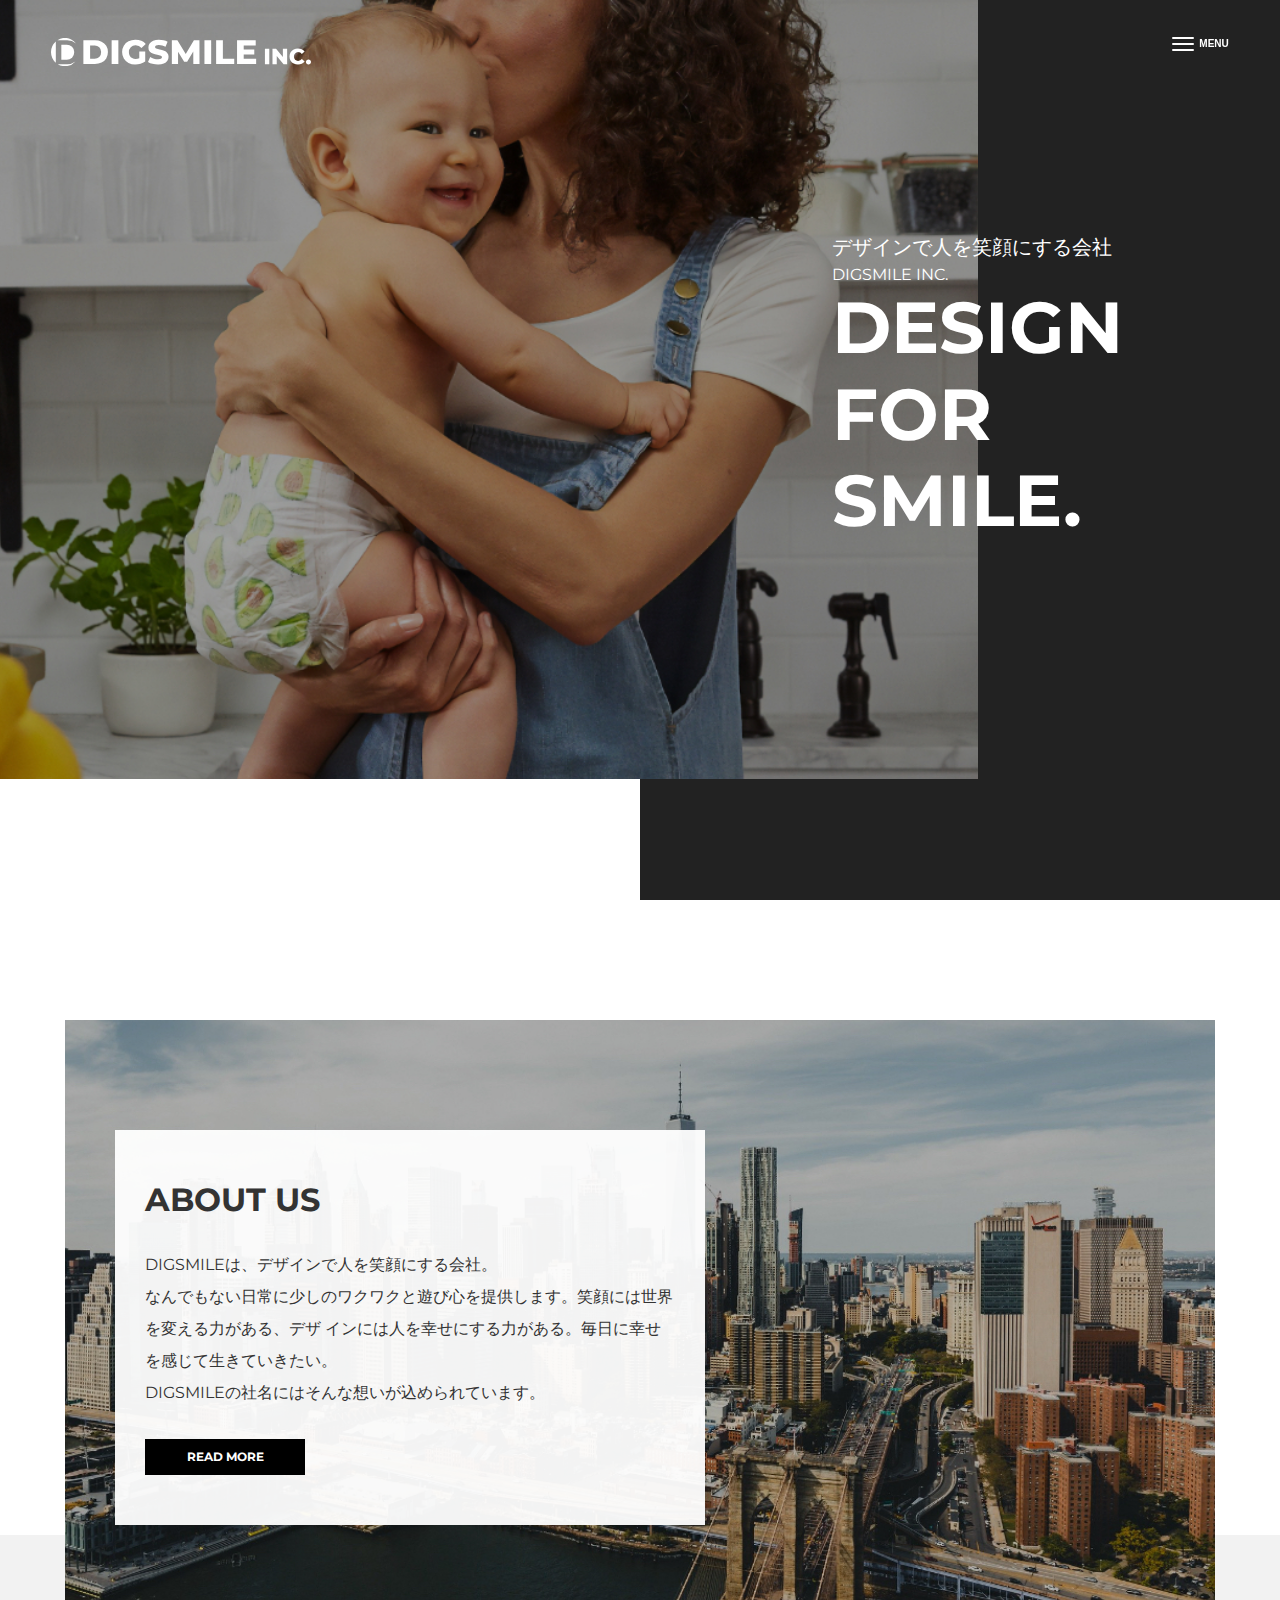
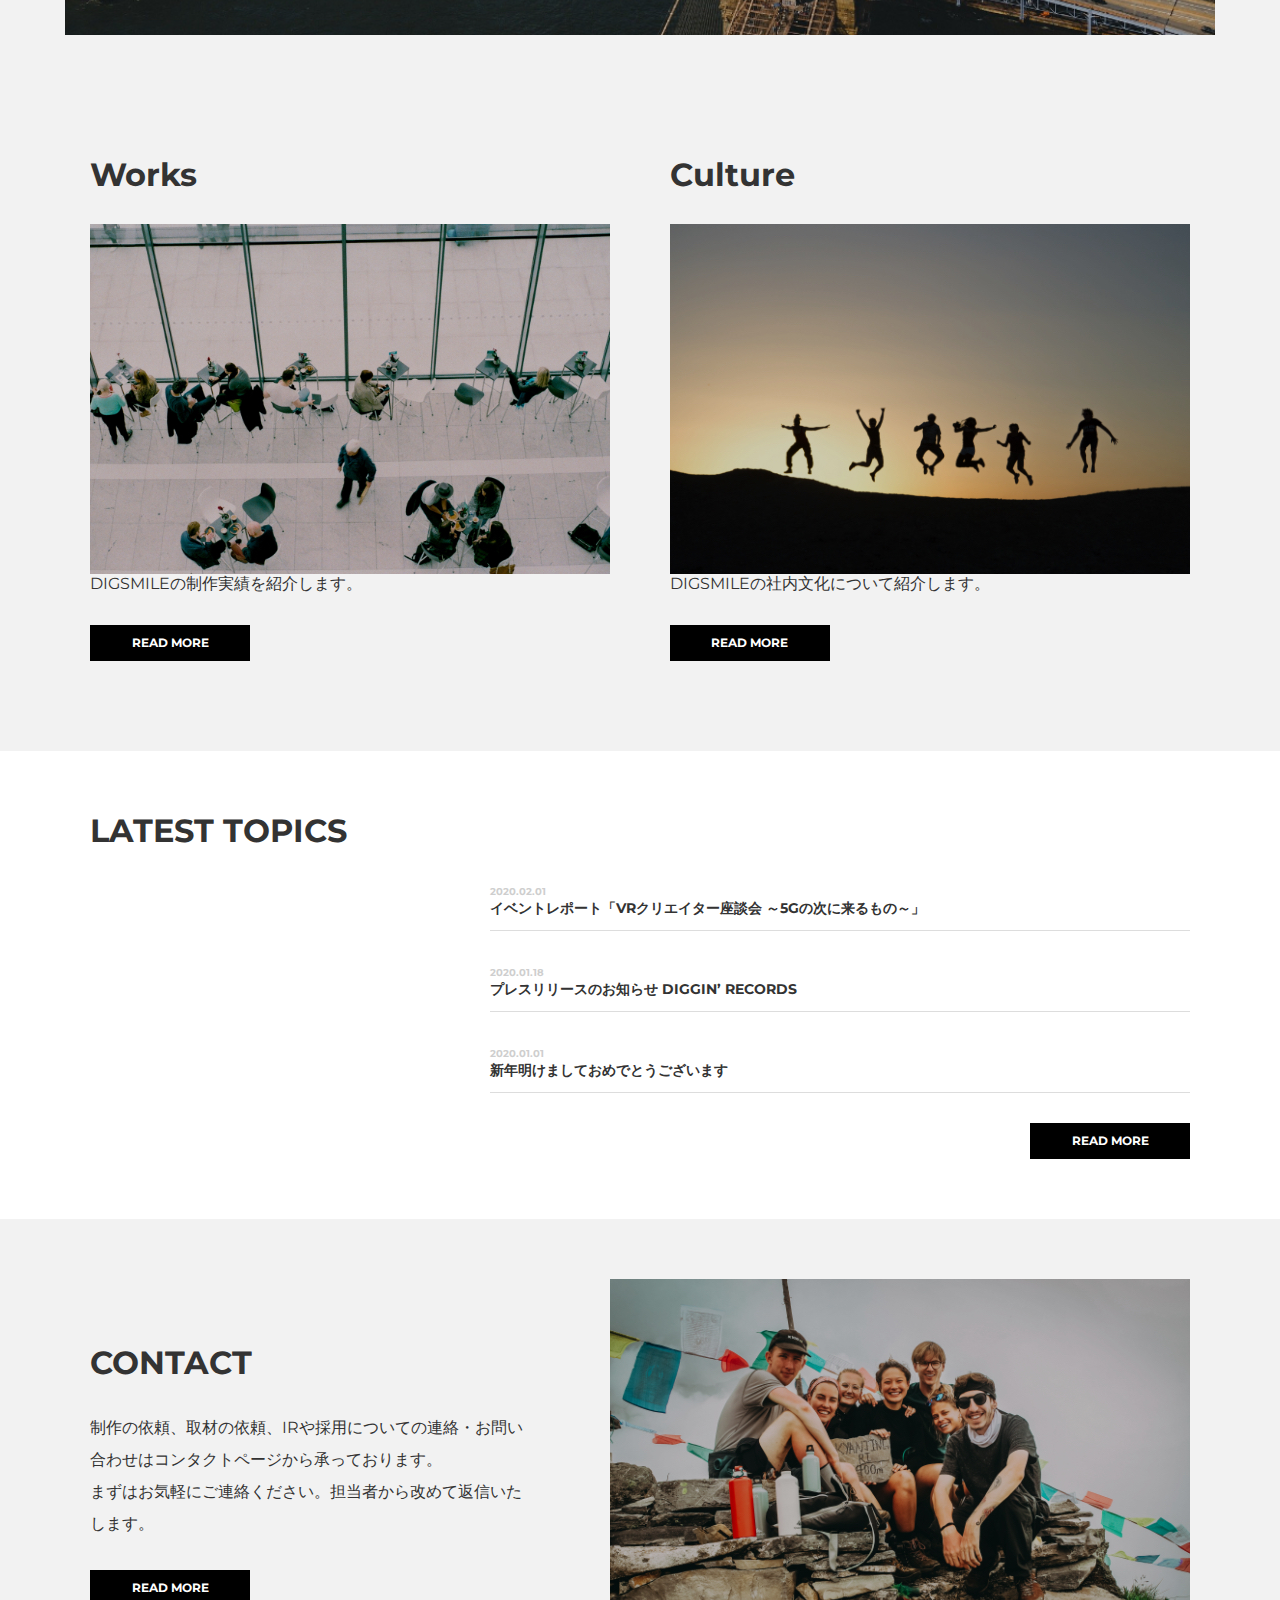
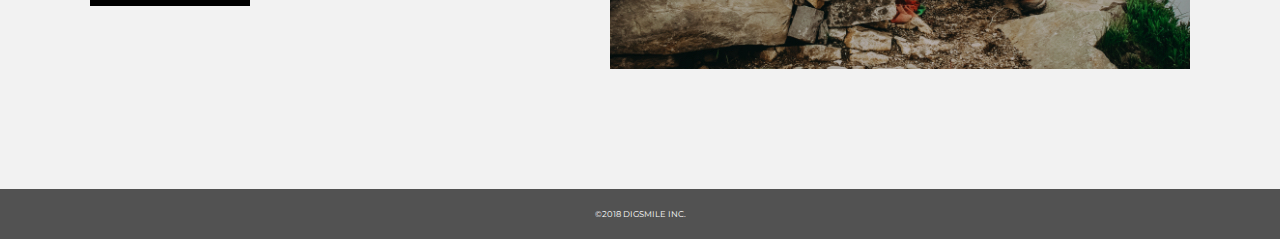
<file: index.html>
<!DOCTYPE html>
<html lang="ja">
<head>
  <meta charset="UTF-8">
  <meta http-equiv="X-UA-Compatible" content="IE=edge">
  <meta name="viewport" content="width=device-width, initial-scale=1.0">
  <title>DIGSMILE INC. | TOP</title>
  <link rel="stylesheet" href="./css/reset.css">
  <link href="https://fonts.googleapis.com/css?family=Montserrat:400,700|Noto+Sans+JP:400,700&display=swap" rel="stylesheet">
  <link rel="stylesheet" href="./css/style.css">
</head>
<body>
  <!-- header -->
  <header class="header flex-box">
    <h1 class="site-title">
      <a href="./index.html">
        <svg xmlns="http://www.w3.org/2000/svg" width="260" height="28.204" viewBox="0 0 260 28.204">
          <g id="site-logo" transform="translate(-59 -29)">
            <path id="前面オブジェクトで型抜き_1" data-name="前面オブジェクトで型抜き 1" d="M14,35.2A13.9,13.9,0,0,1,6.785,33.19h8.848a14.228,14.228,0,0,0,8.847-2.739A13.97,13.97,0,0,1,14,35.2ZM4.822,31.752h0a14.17,14.17,0,0,1,0-21.3Zm10.54-3.117H10.33V13.771h5.032a8.094,8.094,0,0,1,5.682,1.994,7.233,7.233,0,0,1,2.138,5.439,7.234,7.234,0,0,1-2.138,5.439,8.093,8.093,0,0,1-5.682,1.99ZM25.007,12.39a13.9,13.9,0,0,0-9.373-3.174H6.463a13.932,13.932,0,0,1,13.76-.749,14.157,14.157,0,0,1,4.785,3.922Z" transform="translate(59 22)" fill="#fff" />
            <path id="DIGSMILE" d="M2.38-23.8H13.634a15.731,15.731,0,0,1,6.936,1.465,11.018,11.018,0,0,1,4.692,4.155,11.723,11.723,0,0,1,1.666,6.3,11.723,11.723,0,0,1-1.666,6.3A11.018,11.018,0,0,1,20.57-1.423,15.731,15.731,0,0,1,13.634.042H2.38ZM13.362-5.34a6.893,6.893,0,0,0,4.913-1.737,6.262,6.262,0,0,0,1.853-4.8,6.262,6.262,0,0,0-1.853-4.8,6.893,6.893,0,0,0-4.913-1.737H9.112V-5.34ZM30.634-23.8h6.732V.042H30.634ZM58.276-12.39h5.95v9.877A15.5,15.5,0,0,1,59.534-.265a18.642,18.642,0,0,1-5.3.783A14.166,14.166,0,0,1,47.5-1.065a11.8,11.8,0,0,1-4.692-4.411,12.18,12.18,0,0,1-1.7-6.4,12.18,12.18,0,0,1,1.7-6.4,11.747,11.747,0,0,1,4.726-4.411,14.514,14.514,0,0,1,6.834-1.584,15.2,15.2,0,0,1,5.984,1.124,11.536,11.536,0,0,1,4.42,3.236l-4.284,3.883a7.546,7.546,0,0,0-5.78-2.657,6.693,6.693,0,0,0-4.93,1.856,6.67,6.67,0,0,0-1.87,4.955,7.208,7.208,0,0,0,.85,3.525,6.1,6.1,0,0,0,2.38,2.418,6.969,6.969,0,0,0,3.5.868,8.588,8.588,0,0,0,3.638-.783ZM77.044.519A21.967,21.967,0,0,1,71.434-.2,13.786,13.786,0,0,1,67.014-2.1l2.21-4.973a14.289,14.289,0,0,0,3.706,1.7,14.086,14.086,0,0,0,4.148.647q3.876,0,3.876-1.941a1.607,1.607,0,0,0-1.105-1.516A20.3,20.3,0,0,0,76.3-9.222a33.866,33.866,0,0,1-4.488-1.243,7.554,7.554,0,0,1-3.094-2.129,5.758,5.758,0,0,1-1.292-3.951,6.848,6.848,0,0,1,1.19-3.934,7.965,7.965,0,0,1,3.553-2.776,14.6,14.6,0,0,1,5.8-1.022,20.415,20.415,0,0,1,4.624.528A14.146,14.146,0,0,1,86.6-22.2l-2.074,5.007a13.837,13.837,0,0,0-6.6-1.839,5.522,5.522,0,0,0-2.924.6,1.787,1.787,0,0,0-.918,1.55,1.536,1.536,0,0,0,1.088,1.43,19.646,19.646,0,0,0,3.5.988,32.762,32.762,0,0,1,4.5,1.243,7.779,7.779,0,0,1,3.094,2.112,5.646,5.646,0,0,1,1.309,3.934A6.714,6.714,0,0,1,86.394-3.3,8.114,8.114,0,0,1,82.824-.52,14.418,14.418,0,0,1,77.044.519ZM112.336.042l-.068-12.636-6.12,10.286h-2.992L97.07-12.253V.042H90.848V-23.8H96.39l8.364,13.76,8.16-13.76h5.542L118.524.042ZM123.454-23.8h6.732V.042h-6.732Zm11.7,0h6.732V-5.305h11.356V.042H135.15Zm40.018,18.63V.042H156.06V-23.8h18.666v5.211h-12v4.019H173.3v5.041H162.724v4.359Z" transform="translate(89 55)" fill="#fff" />
            <path id="INC." d="M1.54-15.4H5.9V0H1.54Zm22.22,0V0H20.174l-6.8-8.206V0H9.108V-15.4h3.586l6.8,8.206V-15.4ZM34.628.308A9.114,9.114,0,0,1,30.283-.715a7.65,7.65,0,0,1-3.025-2.849,7.858,7.858,0,0,1-1.1-4.136,7.858,7.858,0,0,1,1.1-4.136,7.65,7.65,0,0,1,3.025-2.849,9.114,9.114,0,0,1,4.345-1.023,9.326,9.326,0,0,1,3.806.748A7.323,7.323,0,0,1,41.25-12.8L38.478-10.3a4.56,4.56,0,0,0-3.63-1.8,4.48,4.48,0,0,0-2.233.55A3.817,3.817,0,0,0,31.1-10a4.773,4.773,0,0,0-.539,2.3A4.773,4.773,0,0,0,31.1-5.4,3.817,3.817,0,0,0,32.615-3.85a4.48,4.48,0,0,0,2.233.55,4.56,4.56,0,0,0,3.63-1.8L41.25-2.6A7.323,7.323,0,0,1,38.434-.44,9.326,9.326,0,0,1,34.628.308ZM45.1.2a2.462,2.462,0,0,1-1.782-.7,2.377,2.377,0,0,1-.726-1.782,2.35,2.35,0,0,1,.715-1.782A2.5,2.5,0,0,1,45.1-4.752a2.485,2.485,0,0,1,1.8.682,2.369,2.369,0,0,1,.7,1.782,2.4,2.4,0,0,1-.715,1.782A2.452,2.452,0,0,1,45.1.2Z" transform="translate(271.392 55.205)" fill="#fff" />
          </g>
        </svg>
      </a>
    </h1>
    <nav class="header-nav">
      <ul class="nav-list">
        <li class="nav-item"><a href="#"><img src="./img/simbol-logo.svg" alt="DIGSMILE INC."></a></li>
        <li class="nav-item"><a href="./about us/index.html">About us</a></li>
        <li class="nav-item"><a href="#">works</a></li>
        <li class="nav-item"><a href="#">Culture</a></li>
        <li class="nav-item"><a href="#">Topics</a></li>
        <li class="nav-item"><a href="./contact/index.html">Contact</a></li>
      </ul>
    </nav>
    <button class="burger-btn">
      <span class="bars">
        <span class="bar bar_top"></span>
        <span class="bar bar_mid"></span>
        <span class="bar bar_bottom"></span>
      </span>
      <span class="menu">menu</span>
    </button>
    <span class="burger-musk"></span>
  </header>
  <!-- header -->

  <!-- main -->
  <main>
    <!-- fv -->
    <div class="fv">
      <div class="kv-wrapper">
        <div class="copy-wrapper">
          <p class="copy_jp">デザインで人を笑顔にする会社</p>
          <p class="copy-company">DIGSMILE INC.</p>
          <p class="main-copy">
            DESIGN<br>
            FOR<br>
            SMILE.
          </p>
        </div>
      </div>
    </div>
    <!-- fv -->

    <!-- about us -->
    <section class="section-wrapper">
      <div class="content-wrapper about-bg">
        <div class="about-content">
          <h2 class="section-title">ABOUT US</h2>
          <p class="section-text lines">
            DIGSMILEは、デザインで人を笑顔にする会社。<br>
            なんでもない日常に少しのワクワクと遊び心を提供します。笑顔には世界を変える力がある、デザ
            インには人を幸せにする力がある。毎日に幸せを感じて生きていきたい。<br>
            DIGSMILEの社名にはそんな想いが込められています。
          </p>
          <a href="./about us/index.html" class="link-btn">READ MORE</a>
        </div>
      </div>
    </section>
    <!-- about us -->

    <!-- 横並び -->
    <div class="gray-bg l-section-wrapper">
      <div class="flex-box l-content-wrapper">
        <!-- works -->
        <section class="s-content-wrapper">
          <h2 class="section-title">Works</h2>
          <div class="section-img-wrapper">
            <img src="./img/works-img.jpg" alt="">
            <p>DIGSMILEの制作実績を紹介します。</p>
            <a href="#" class="link-btn">READ MORE</a>
          </div>
        </section>
        <!-- works -->

        <!-- culture -->
        <section class="s-section-wrapper">
          <div class="s-content-wrapper">
            <h2 class="section-title">Culture</h2>
            <div class="section-img-wrapper">
              <img src="./img/culture-img.jpg" alt="">
              <p>DIGSMILEの社内文化について紹介します。</p>
              <a href="#" class="link-btn">READ MORE</a>
            </div>
          </div>
        </section>
        <!-- culture -->
      </div>
    </div>
    <!-- 横並び -->


    <!-- latest topics -->
    <section class="section-wrapper">
      <div class="content-wrapper">
        <h2 class="section-title">LATEST TOPICS</h2>
        <ul class="topics-list ml-auto">
          <li class="topics-item">
            <a href="#">
              <time class="topics-data">2020.02.01</time>
              <h3 class="topics-title">イベントレポート「VRクリエイター座談会 ～5Gの次に来るもの～」</h3>
            </a>
          </li>

          <li class="topics-item">
            <a href="#">
              <time class="topics-data">2020.01.18</time>
              <h3 class="topics-title">プレスリリースのお知らせ DIGGIN’ RECORDS</h3>
            </a>
          </li>

          <li class="topics-item">
            <a href="#">
              <time class="topics-data">2020.01.01</time>
              <h3 class="topics-title">新年明けましておめでとうございます</h3>
            </a>
          </li>
        </ul>
        <a href="#" class="link-btn ml-auto">READ MORE</a>
      </div>
    </section>
    <!-- latest topics -->

    <!-- contact -->
    <section class="section-wrapper gray-bg">
      <div class="content-wrapper flex-box">
        <div class="contact-content">
          <h2 class="section-title">CONTACT</h2>
          <p class="contact-text lines">
            制作の依頼、取材の依頼、IRや採用についての連絡・お問い合わせはコンタクトページから承っております。<br>
            まずはお気軽にご連絡ください。担当者から改めて返信いたします。
          </p>
          <a href="./contact/index.html" class="link-btn">READ MORE</a>
        </div>
        <div class="contact-img-wrapper">
          <img src="./img/contact-img.jpg" alt="">
        </div>
      </div>
    </section>
    <!-- contact -->
  </main>
  <!-- main -->

  <!-- footer -->
  <footer class="footer">
    <small>&copy;2018 DIGSMILE INC.</small>
  </footer>
  <!-- footer -->

  <script src="https://ajax.googleapis.com/ajax/libs/jquery/3.5.1/jquery.min.js"></script>
  <script src="./js/script.js"></script>
</body>
</html>
</file>
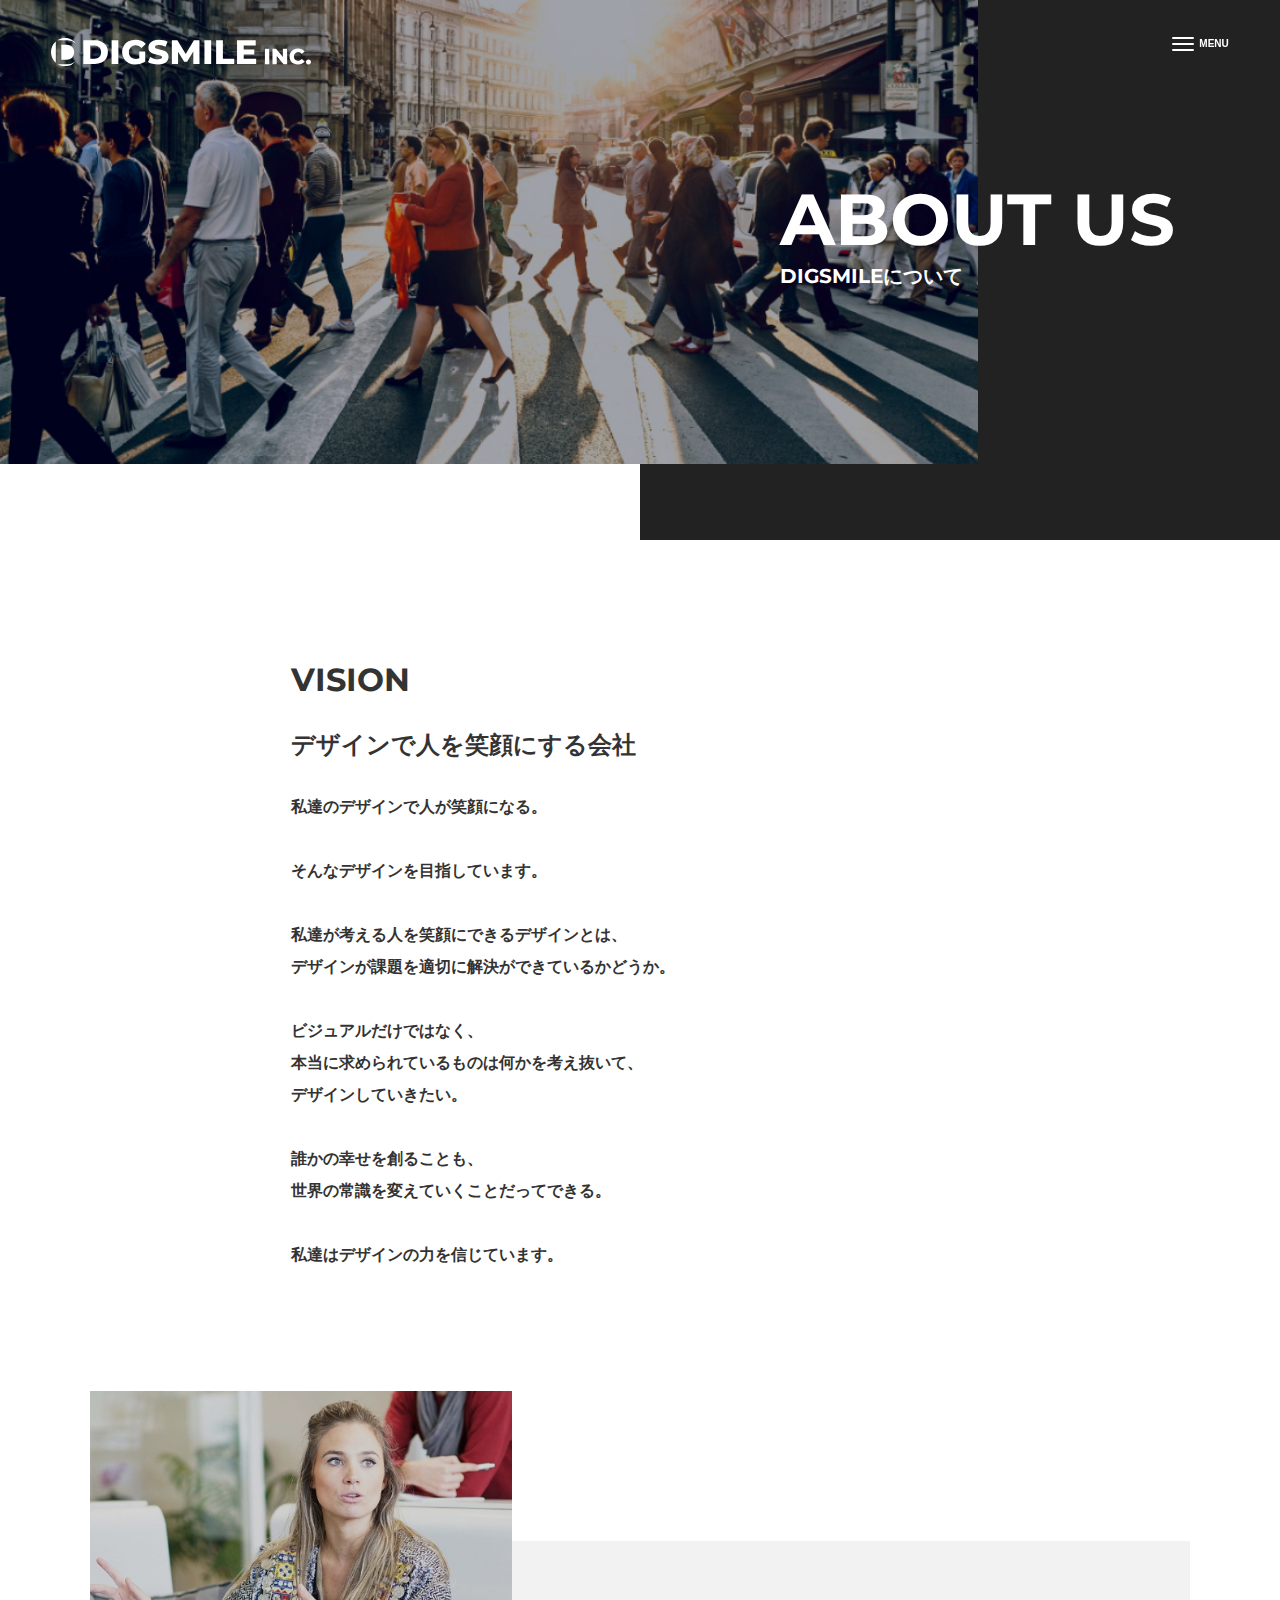
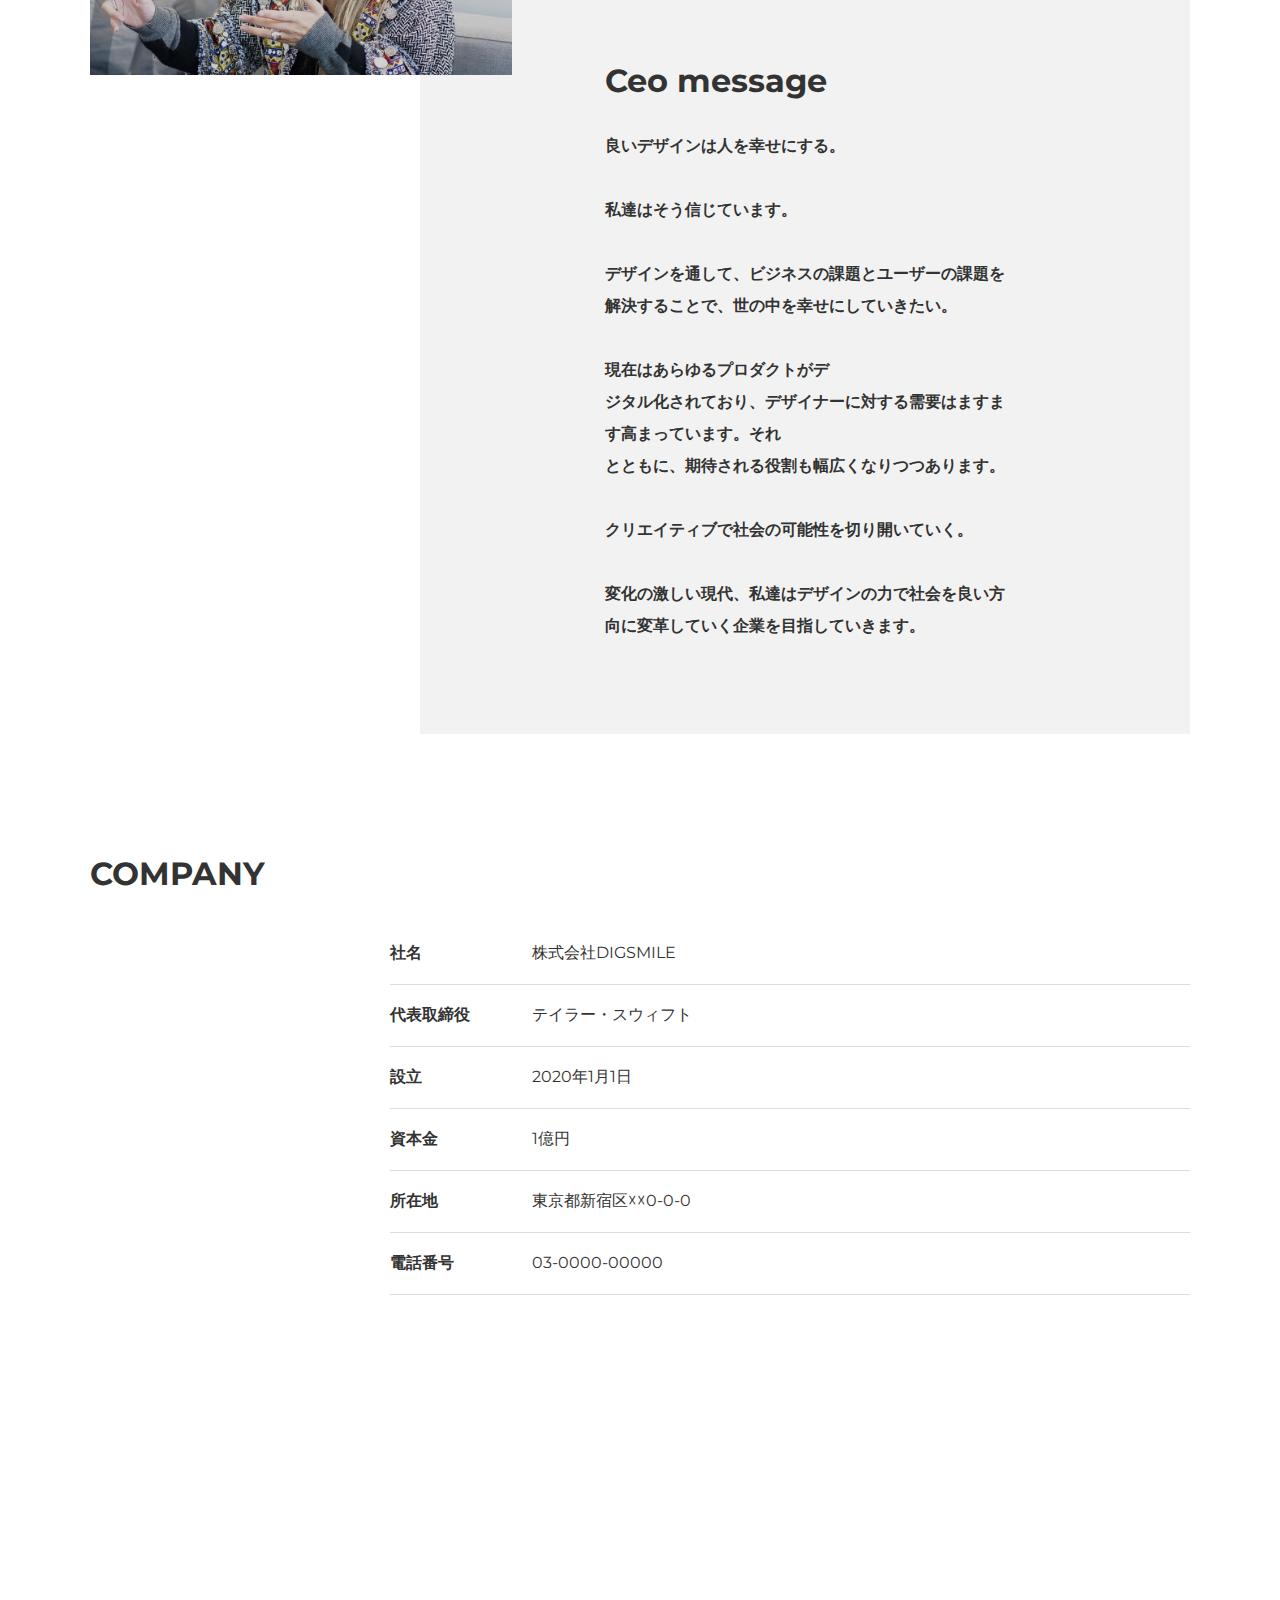
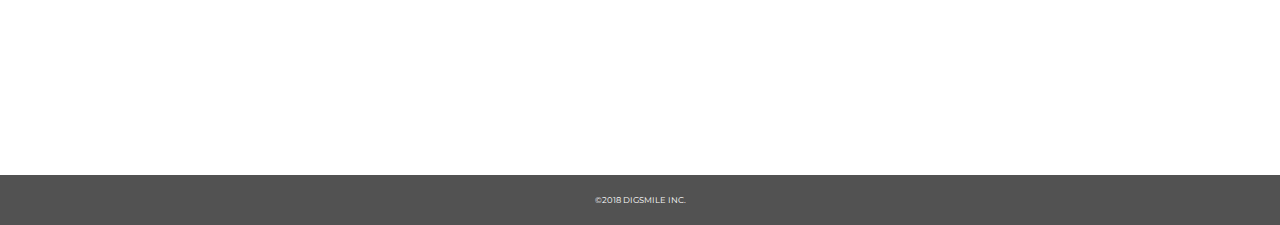
<file: about us/index.html>
<!DOCTYPE html>
<html lang="ja">
<head>
  <meta charset="UTF-8">
  <meta http-equiv="X-UA-Compatible" content="IE=edge">
  <meta name="viewport" content="width=device-width, initial-scale=1.0">
  <title>DIGSMILE INC. | ABOUT</title>
  <link rel="stylesheet" href="../css/reset.css">
  <link href="https://fonts.googleapis.com/css?family=Montserrat:400,700|Noto+Sans+JP:400,700&display=swap" rel="stylesheet">
  <link rel="stylesheet" href="../css/about.css">
</head>
<body>
  <!-- header -->
  <header class="header flex-box">
    <div class="site-title">
      <a href="../">
        <svg xmlns="http://www.w3.org/2000/svg" width="260" height="28.204" viewBox="0 0 260 28.204">
          <g id="site-logo" transform="translate(-59 -29)">
            <path id="前面オブジェクトで型抜き_1" data-name="前面オブジェクトで型抜き 1" d="M14,35.2A13.9,13.9,0,0,1,6.785,33.19h8.848a14.228,14.228,0,0,0,8.847-2.739A13.97,13.97,0,0,1,14,35.2ZM4.822,31.752h0a14.17,14.17,0,0,1,0-21.3Zm10.54-3.117H10.33V13.771h5.032a8.094,8.094,0,0,1,5.682,1.994,7.233,7.233,0,0,1,2.138,5.439,7.234,7.234,0,0,1-2.138,5.439,8.093,8.093,0,0,1-5.682,1.99ZM25.007,12.39a13.9,13.9,0,0,0-9.373-3.174H6.463a13.932,13.932,0,0,1,13.76-.749,14.157,14.157,0,0,1,4.785,3.922Z" transform="translate(59 22)" fill="#fff" />
            <path id="DIGSMILE" d="M2.38-23.8H13.634a15.731,15.731,0,0,1,6.936,1.465,11.018,11.018,0,0,1,4.692,4.155,11.723,11.723,0,0,1,1.666,6.3,11.723,11.723,0,0,1-1.666,6.3A11.018,11.018,0,0,1,20.57-1.423,15.731,15.731,0,0,1,13.634.042H2.38ZM13.362-5.34a6.893,6.893,0,0,0,4.913-1.737,6.262,6.262,0,0,0,1.853-4.8,6.262,6.262,0,0,0-1.853-4.8,6.893,6.893,0,0,0-4.913-1.737H9.112V-5.34ZM30.634-23.8h6.732V.042H30.634ZM58.276-12.39h5.95v9.877A15.5,15.5,0,0,1,59.534-.265a18.642,18.642,0,0,1-5.3.783A14.166,14.166,0,0,1,47.5-1.065a11.8,11.8,0,0,1-4.692-4.411,12.18,12.18,0,0,1-1.7-6.4,12.18,12.18,0,0,1,1.7-6.4,11.747,11.747,0,0,1,4.726-4.411,14.514,14.514,0,0,1,6.834-1.584,15.2,15.2,0,0,1,5.984,1.124,11.536,11.536,0,0,1,4.42,3.236l-4.284,3.883a7.546,7.546,0,0,0-5.78-2.657,6.693,6.693,0,0,0-4.93,1.856,6.67,6.67,0,0,0-1.87,4.955,7.208,7.208,0,0,0,.85,3.525,6.1,6.1,0,0,0,2.38,2.418,6.969,6.969,0,0,0,3.5.868,8.588,8.588,0,0,0,3.638-.783ZM77.044.519A21.967,21.967,0,0,1,71.434-.2,13.786,13.786,0,0,1,67.014-2.1l2.21-4.973a14.289,14.289,0,0,0,3.706,1.7,14.086,14.086,0,0,0,4.148.647q3.876,0,3.876-1.941a1.607,1.607,0,0,0-1.105-1.516A20.3,20.3,0,0,0,76.3-9.222a33.866,33.866,0,0,1-4.488-1.243,7.554,7.554,0,0,1-3.094-2.129,5.758,5.758,0,0,1-1.292-3.951,6.848,6.848,0,0,1,1.19-3.934,7.965,7.965,0,0,1,3.553-2.776,14.6,14.6,0,0,1,5.8-1.022,20.415,20.415,0,0,1,4.624.528A14.146,14.146,0,0,1,86.6-22.2l-2.074,5.007a13.837,13.837,0,0,0-6.6-1.839,5.522,5.522,0,0,0-2.924.6,1.787,1.787,0,0,0-.918,1.55,1.536,1.536,0,0,0,1.088,1.43,19.646,19.646,0,0,0,3.5.988,32.762,32.762,0,0,1,4.5,1.243,7.779,7.779,0,0,1,3.094,2.112,5.646,5.646,0,0,1,1.309,3.934A6.714,6.714,0,0,1,86.394-3.3,8.114,8.114,0,0,1,82.824-.52,14.418,14.418,0,0,1,77.044.519ZM112.336.042l-.068-12.636-6.12,10.286h-2.992L97.07-12.253V.042H90.848V-23.8H96.39l8.364,13.76,8.16-13.76h5.542L118.524.042ZM123.454-23.8h6.732V.042h-6.732Zm11.7,0h6.732V-5.305h11.356V.042H135.15Zm40.018,18.63V.042H156.06V-23.8h18.666v5.211h-12v4.019H173.3v5.041H162.724v4.359Z" transform="translate(89 55)" fill="#fff" />
            <path id="INC." d="M1.54-15.4H5.9V0H1.54Zm22.22,0V0H20.174l-6.8-8.206V0H9.108V-15.4h3.586l6.8,8.206V-15.4ZM34.628.308A9.114,9.114,0,0,1,30.283-.715a7.65,7.65,0,0,1-3.025-2.849,7.858,7.858,0,0,1-1.1-4.136,7.858,7.858,0,0,1,1.1-4.136,7.65,7.65,0,0,1,3.025-2.849,9.114,9.114,0,0,1,4.345-1.023,9.326,9.326,0,0,1,3.806.748A7.323,7.323,0,0,1,41.25-12.8L38.478-10.3a4.56,4.56,0,0,0-3.63-1.8,4.48,4.48,0,0,0-2.233.55A3.817,3.817,0,0,0,31.1-10a4.773,4.773,0,0,0-.539,2.3A4.773,4.773,0,0,0,31.1-5.4,3.817,3.817,0,0,0,32.615-3.85a4.48,4.48,0,0,0,2.233.55,4.56,4.56,0,0,0,3.63-1.8L41.25-2.6A7.323,7.323,0,0,1,38.434-.44,9.326,9.326,0,0,1,34.628.308ZM45.1.2a2.462,2.462,0,0,1-1.782-.7,2.377,2.377,0,0,1-.726-1.782,2.35,2.35,0,0,1,.715-1.782A2.5,2.5,0,0,1,45.1-4.752a2.485,2.485,0,0,1,1.8.682,2.369,2.369,0,0,1,.7,1.782,2.4,2.4,0,0,1-.715,1.782A2.452,2.452,0,0,1,45.1.2Z" transform="translate(271.392 55.205)" fill="#fff" />
          </g>
        </svg>
      </a>
    </div>
    <nav class="header-nav">
      <ul class="nav-list">
        <li class="nav-item"><a href="../"><img src="../img/simbol-logo.svg" alt="DIGSMILE INC."></a></li>
        <li class="nav-item"><a href="./">About us</a></li>
        <li class="nav-item"><a href="!#">works</a></li>
        <li class="nav-item"><a href="!#">Culture</a></li>
        <li class="nav-item"><a href="!#">Topics</a></li>
        <li class="nav-item"><a href="../contact/index.html">Contact</a></li>
      </ul>
    </nav>
    <button class="burger-btn">
      <span class="bars">
        <span class="bar bar_top"></span>
        <span class="bar bar_mid"></span>
        <span class="bar bar_bottom"></span>
      </span>
      <span class="menu">menu</span>
    </button>
    <span class="burger-musk"></span>
  </header>
  <!-- header -->

  <!-- main -->
  <main>
    <!-- fv -->
    <div class="fv">
      <div class="kv-wrapper">
          <h1 class="page-title">
            ABOUT US
            <span>DIGSMILEについて</span>
          </h1>
      </div>
    </div>
    <!-- fv -->

    <!-- vision -->
    <section class="section-wrapper">
      <div class="content-wrapper">
        <div class="vision-wrapper">
          <h2 class="section-title">VISION</h2>
          <p class="vision">デザインで人を笑顔にする会社</p>
          <p class="vision-text lines">
            私達のデザインで人が笑顔になる。<br><br>

            そんなデザインを目指しています。<br><br>

            私達が考える人を笑顔にできるデザインとは、<br>
            デザインが課題を適切に解決ができているかどうか。<br><br>

            ビジュアルだけではなく、<br>
            本当に求められているものは何かを考え抜いて、<br>
            デザインしていきたい。<br><br>

            誰かの幸せを創ることも、<br>
            世界の常識を変えていくことだってできる。<br><br>

            私達はデザインの力を信じています。
          </p>
        </div>
      </div>
    </section>
    <!-- vision -->

    <!-- ceo message -->
    <section class="section-wrapper">
      <div class="content-wrapper relative">
        <div class="vision-content gray-bg">
          <div class="vision-content-inner">
            <h2 class="section-title">Ceo message</h2>
            <p class="ceo-message lines">
              良いデザインは人を幸せにする。<br><br>

              私達はそう信じています。<br><br>

              デザインを通して、ビジネスの課題とユーザーの課題を<br>
              解決することで、世の中を幸せにしていきたい。<br><br>

              現在はあらゆるプロダクトがデ<br>
              ジタル化されており、デザイナーに対する需要はますます高まっています。それ<br>
              とともに、期待される役割も幅広くなりつつあります。<br><br>

              クリエイティブで社会の可能性を切り開いていく。<br><br>

              変化の激しい現代、私達はデザインの力で社会を良い方<br>
              向に変革していく企業を目指していきます。<br><br>
            </p>
          </div>
          <div class="ceo-img-wrapper">
            <img src="../img/ceo-img.jpg" alt="">
          </div>
        </div>
      </div>
    </section>
        <!-- ceo message -->


    <!-- company -->
    <section class="section-wrapper">
      <div class="content-wrapper">
        <h2 class="section-title">COMPANY</h2>
        <dl class="company-info-list">
          <div>
            <dt class="company-info-title">社名</dt>
            <dd class="company-info-detail">株式会社DIGSMILE</dd>
          </div>
          <div>
            <dt class="company-info-title">代表取締役</dt>
            <dd class="company-info-detail">テイラー・スウィフト</dd>
          </div>
          <div>
            <dt class="company-info-title">設立</dt>
            <dd class="company-info-detail">2020年1月1日</dd>
          </div>
          <div>
            <dt class="company-info-title">資本金</dt>
            <dd class="company-info-detail">1億円</dd>
          </div>
          <div>
            <dt class="company-info-title">所在地</dt>
            <dd class="company-info-detail">東京都新宿区☓☓0-0-0</dd>
          </div>
          <div>
            <dt class="company-info-title">電話番号</dt>
            <dd class="company-info-detail">03-0000-00000</dd>
          </div>
        </dl>
        <div class="maps-outer">
          <iframe src="https://www.google.com/maps/embed?pb=!1m18!1m12!1m3!1d25920.02788667189!2d139.69169077310218!3d35.701531832118306!2m3!1f0!2f0!3f0!3m2!1i1024!2i768!4f13.1!3m3!1m2!1s0x60188d2059b7fd4b%3A0xec61c68fe232efd2!2z5p2x5Lqs6YO95paw5a6_5Yy6!5e0!3m2!1sja!2sjp!4v1615027737633!5m2!1sja!2sjp" width="600" height="450" frameborder="0" style="border:0;" allowfullscreen="">
          </iframe>
        </div>
      </div>
    </section>
    <!-- company -->
  </main>
  <!-- main -->

  <!-- footer -->
  <footer class="footer">
    <small>&copy;2018 DIGSMILE INC.</small>
  </footer>
  <!-- footer -->

  <script src="https://ajax.googleapis.com/ajax/libs/jquery/3.5.1/jquery.min.js"></script>
  <script src="../js/script.js"></script>
</body>
</html>
</file>
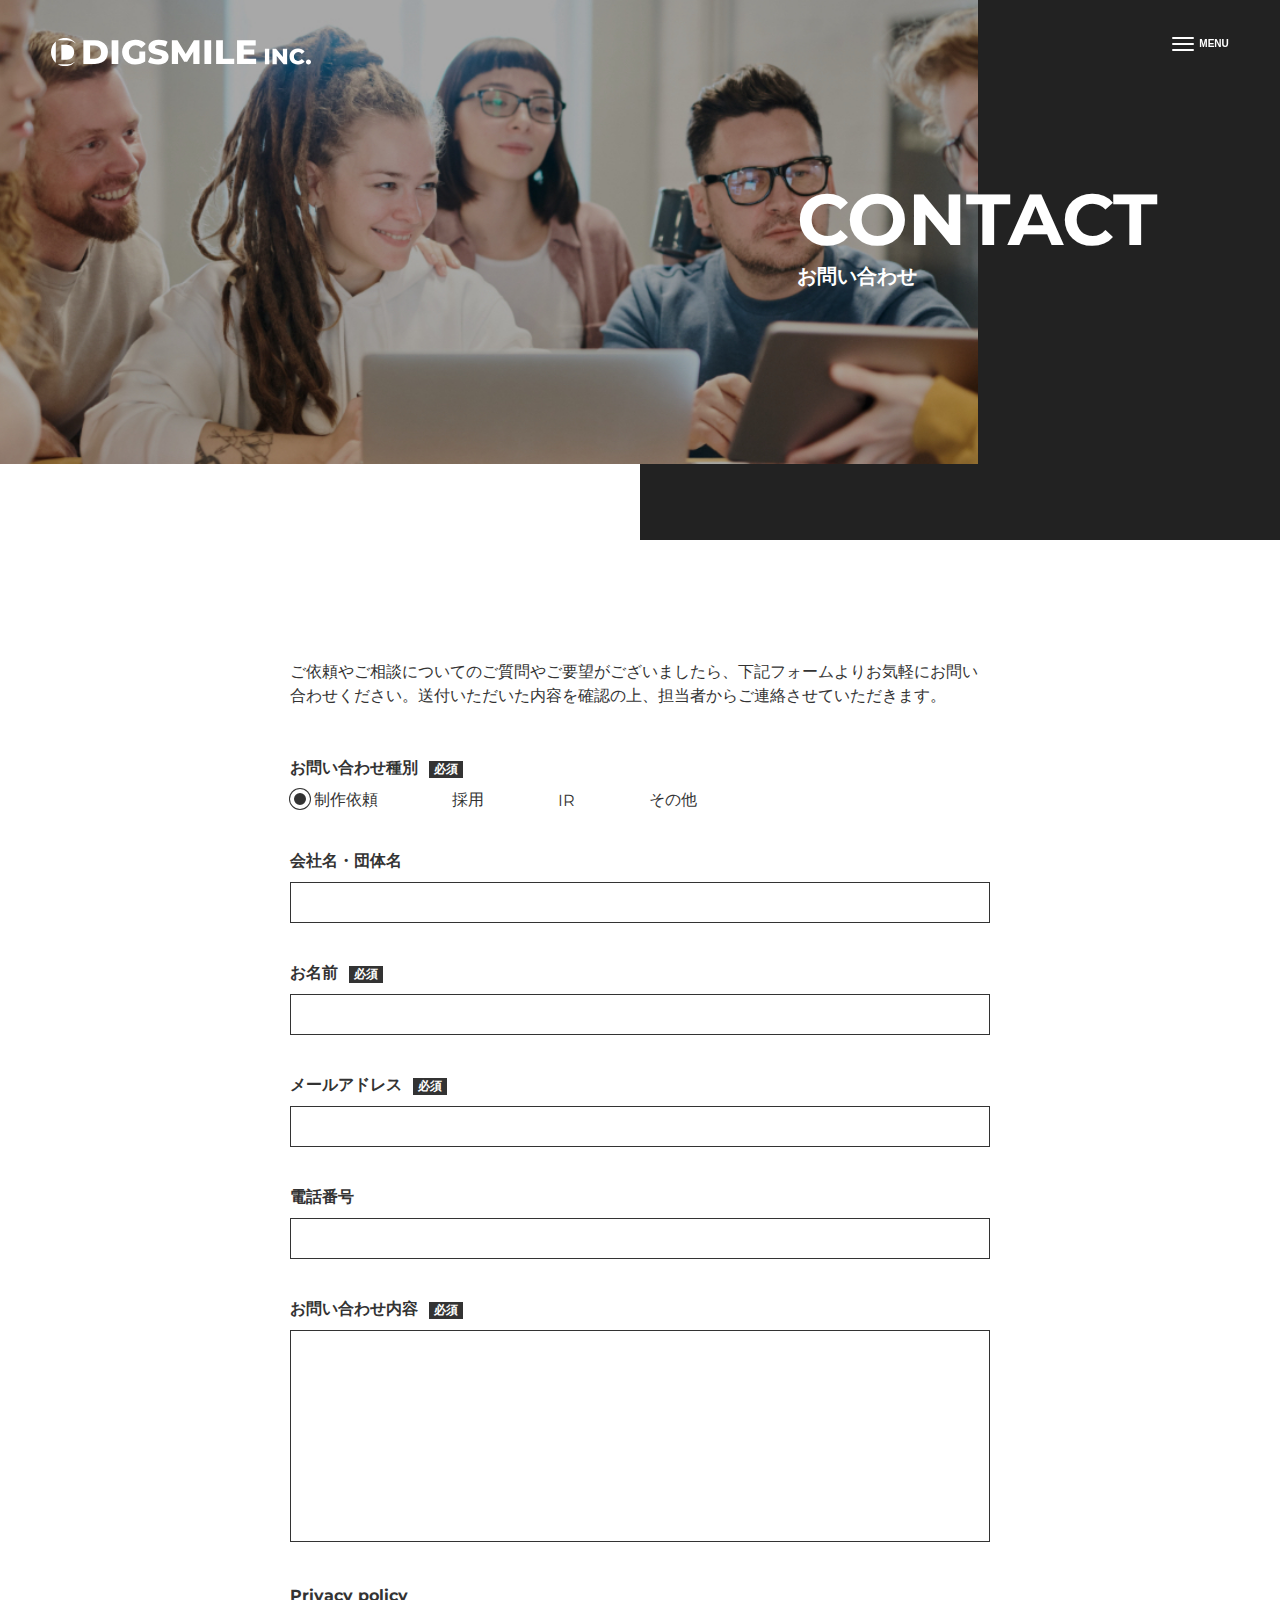
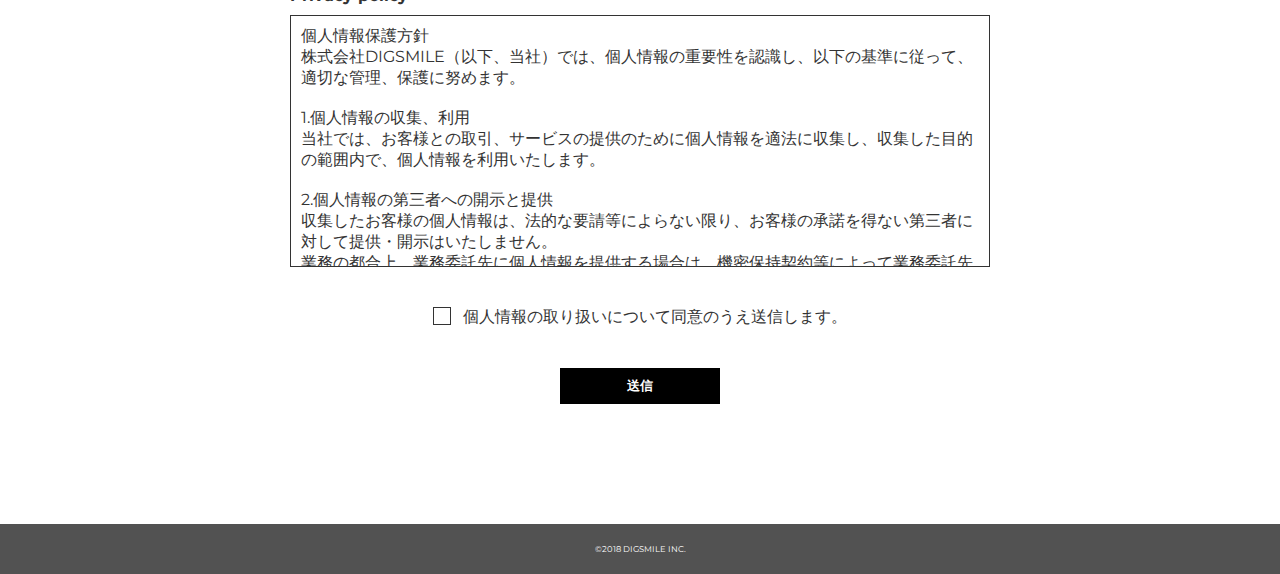
<file: contact/index.html>
<!DOCTYPE html>
<html lang="ja">
<head>
  <meta charset="UTF-8">
  <meta http-equiv="X-UA-Compatible" content="IE=edge">
  <meta name="viewport" content="width=device-width, initial-scale=1.0">
  <title>DIGSMILE INC. | CONTACT</title>
  <link rel="stylesheet" href="../css/reset.css">
  <link href="https://fonts.googleapis.com/css?family=Montserrat:400,700|Noto+Sans+JP:400,700&display=swap" rel="stylesheet">
  <link rel="stylesheet" href="../css/contact.css">
</head>
<body>
  <!-- header -->
  <header class="header flex-box">
    <div class="site-title">
      <a href="../">
        <svg xmlns="http://www.w3.org/2000/svg" width="260" height="28.204" viewBox="0 0 260 28.204">
          <g id="site-logo" transform="translate(-59 -29)">
            <path id="前面オブジェクトで型抜き_1" data-name="前面オブジェクトで型抜き 1" d="M14,35.2A13.9,13.9,0,0,1,6.785,33.19h8.848a14.228,14.228,0,0,0,8.847-2.739A13.97,13.97,0,0,1,14,35.2ZM4.822,31.752h0a14.17,14.17,0,0,1,0-21.3Zm10.54-3.117H10.33V13.771h5.032a8.094,8.094,0,0,1,5.682,1.994,7.233,7.233,0,0,1,2.138,5.439,7.234,7.234,0,0,1-2.138,5.439,8.093,8.093,0,0,1-5.682,1.99ZM25.007,12.39a13.9,13.9,0,0,0-9.373-3.174H6.463a13.932,13.932,0,0,1,13.76-.749,14.157,14.157,0,0,1,4.785,3.922Z" transform="translate(59 22)" fill="#fff" />
            <path id="DIGSMILE" d="M2.38-23.8H13.634a15.731,15.731,0,0,1,6.936,1.465,11.018,11.018,0,0,1,4.692,4.155,11.723,11.723,0,0,1,1.666,6.3,11.723,11.723,0,0,1-1.666,6.3A11.018,11.018,0,0,1,20.57-1.423,15.731,15.731,0,0,1,13.634.042H2.38ZM13.362-5.34a6.893,6.893,0,0,0,4.913-1.737,6.262,6.262,0,0,0,1.853-4.8,6.262,6.262,0,0,0-1.853-4.8,6.893,6.893,0,0,0-4.913-1.737H9.112V-5.34ZM30.634-23.8h6.732V.042H30.634ZM58.276-12.39h5.95v9.877A15.5,15.5,0,0,1,59.534-.265a18.642,18.642,0,0,1-5.3.783A14.166,14.166,0,0,1,47.5-1.065a11.8,11.8,0,0,1-4.692-4.411,12.18,12.18,0,0,1-1.7-6.4,12.18,12.18,0,0,1,1.7-6.4,11.747,11.747,0,0,1,4.726-4.411,14.514,14.514,0,0,1,6.834-1.584,15.2,15.2,0,0,1,5.984,1.124,11.536,11.536,0,0,1,4.42,3.236l-4.284,3.883a7.546,7.546,0,0,0-5.78-2.657,6.693,6.693,0,0,0-4.93,1.856,6.67,6.67,0,0,0-1.87,4.955,7.208,7.208,0,0,0,.85,3.525,6.1,6.1,0,0,0,2.38,2.418,6.969,6.969,0,0,0,3.5.868,8.588,8.588,0,0,0,3.638-.783ZM77.044.519A21.967,21.967,0,0,1,71.434-.2,13.786,13.786,0,0,1,67.014-2.1l2.21-4.973a14.289,14.289,0,0,0,3.706,1.7,14.086,14.086,0,0,0,4.148.647q3.876,0,3.876-1.941a1.607,1.607,0,0,0-1.105-1.516A20.3,20.3,0,0,0,76.3-9.222a33.866,33.866,0,0,1-4.488-1.243,7.554,7.554,0,0,1-3.094-2.129,5.758,5.758,0,0,1-1.292-3.951,6.848,6.848,0,0,1,1.19-3.934,7.965,7.965,0,0,1,3.553-2.776,14.6,14.6,0,0,1,5.8-1.022,20.415,20.415,0,0,1,4.624.528A14.146,14.146,0,0,1,86.6-22.2l-2.074,5.007a13.837,13.837,0,0,0-6.6-1.839,5.522,5.522,0,0,0-2.924.6,1.787,1.787,0,0,0-.918,1.55,1.536,1.536,0,0,0,1.088,1.43,19.646,19.646,0,0,0,3.5.988,32.762,32.762,0,0,1,4.5,1.243,7.779,7.779,0,0,1,3.094,2.112,5.646,5.646,0,0,1,1.309,3.934A6.714,6.714,0,0,1,86.394-3.3,8.114,8.114,0,0,1,82.824-.52,14.418,14.418,0,0,1,77.044.519ZM112.336.042l-.068-12.636-6.12,10.286h-2.992L97.07-12.253V.042H90.848V-23.8H96.39l8.364,13.76,8.16-13.76h5.542L118.524.042ZM123.454-23.8h6.732V.042h-6.732Zm11.7,0h6.732V-5.305h11.356V.042H135.15Zm40.018,18.63V.042H156.06V-23.8h18.666v5.211h-12v4.019H173.3v5.041H162.724v4.359Z" transform="translate(89 55)" fill="#fff" />
            <path id="INC." d="M1.54-15.4H5.9V0H1.54Zm22.22,0V0H20.174l-6.8-8.206V0H9.108V-15.4h3.586l6.8,8.206V-15.4ZM34.628.308A9.114,9.114,0,0,1,30.283-.715a7.65,7.65,0,0,1-3.025-2.849,7.858,7.858,0,0,1-1.1-4.136,7.858,7.858,0,0,1,1.1-4.136,7.65,7.65,0,0,1,3.025-2.849,9.114,9.114,0,0,1,4.345-1.023,9.326,9.326,0,0,1,3.806.748A7.323,7.323,0,0,1,41.25-12.8L38.478-10.3a4.56,4.56,0,0,0-3.63-1.8,4.48,4.48,0,0,0-2.233.55A3.817,3.817,0,0,0,31.1-10a4.773,4.773,0,0,0-.539,2.3A4.773,4.773,0,0,0,31.1-5.4,3.817,3.817,0,0,0,32.615-3.85a4.48,4.48,0,0,0,2.233.55,4.56,4.56,0,0,0,3.63-1.8L41.25-2.6A7.323,7.323,0,0,1,38.434-.44,9.326,9.326,0,0,1,34.628.308ZM45.1.2a2.462,2.462,0,0,1-1.782-.7,2.377,2.377,0,0,1-.726-1.782,2.35,2.35,0,0,1,.715-1.782A2.5,2.5,0,0,1,45.1-4.752a2.485,2.485,0,0,1,1.8.682,2.369,2.369,0,0,1,.7,1.782,2.4,2.4,0,0,1-.715,1.782A2.452,2.452,0,0,1,45.1.2Z" transform="translate(271.392 55.205)" fill="#fff" />
          </g>
        </svg>
      </a>
    </div>
    <nav class="header-nav">
      <ul class="nav-list">
        <li class="nav-item"><a href="../"><img src="../img/simbol-logo.svg" alt="DIGSMILE INC."></a></li>
        <li class="nav-item"><a href="./">About us</a></li>
        <li class="nav-item"><a href="!#">works</a></li>
        <li class="nav-item"><a href="!#">Culture</a></li>
        <li class="nav-item"><a href="!#">Topics</a></li>
        <li class="nav-item"><a href="../contact/index.html">Contact</a></li>
      </ul>
    </nav>
    <button class="burger-btn">
      <span class="bars">
        <span class="bar bar_top"></span>
        <span class="bar bar_mid"></span>
        <span class="bar bar_bottom"></span>
      </span>
      <span class="menu">menu</span>
    </button>
    <span class="burger-musk"></span>
  </header>
  <!-- header -->

  <!-- main -->
  <main>
    <!-- fv -->
    <div class="fv">
      <div class="kv-wrapper">
        <h1 class="page-title">
            CONTACT
            <span>お問い合わせ</span>
          </h1>
      </div>
    </div>
    <!-- fv -->


    <!-- contact -->
    <div class="contact-wrapper">
      <div class="contact-inner">
        <p class="contact-lead lines">
          ご依頼やご相談についてのご質問やご要望がございましたら、下記フォームよりお気軽にお問い合わせください。送付いただいた内容を確認の上、担当者からご連絡させていただきます。
        </p>
        <form action="">
          <ul class="form-list">
            <li class="form-item">
              <div class="form-item-title">
                お問い合わせ種別
                <span class="required">必須</span>
              </div>
              <ul class="inquiry-type-list">
                <li class="inquiry-type-item">
                  <input type="radio" class="radio-btn" name="inquiry-type" id="request" checked>
                  <label for="request">制作依頼</label>
                </li>
                <li class="inquiry-type-item">
                  <input type="radio" class="radio-btn" name="inquiry-type" id="recruit">
                  <label for="recruit">採用</label>
                </li>
                <li class="inquiry-type-item">
                  <input type="radio" class="radio-btn" name="inquiry-type" id="ir">
                  <label for="ir">IR</label>
                </li>
                <li class="inquiry-type-item">
                  <input type="radio" class="radio-btn" name="inquiry-type" id="other">
                  <label for="other">その他</label>
                </li>
              </ul>
            </li>
            <li class="form-item">
              <div class="form-item-title">
                <label for="company-name">会社名・団体名</label>
              </div>
              <input type="text" class="text-box" id="company-name">
            </li>

            <li class="form-item">
              <div class="form-item-title">
                <label for="name">お名前</label>
                <span class="required">必須</span>
              </div>
              <input type="text" class="text-box" id="name">
            </li>

            <li class="form-item">
              <div class="form-item-title">
                <label for="email">メールアドレス</label>
                <span class="required">必須</span>
              </div>
              <input type="text" class="text-box" id="email">
            </li>

            <li class="form-item">
              <div class="form-item-title">
                <label for="tel">電話番号</label>
              </div>
              <input type="text" class="text-box" id="tel">
            </li>

            <li class="form-item">
              <div class="form-item-title">
                <label for="company-name">お問い合わせ内容</label>
                <span class="required">必須</span>
              </div>
              <textarea name="" id="" cols="30" rows="10" id="detail" class="textarea"></textarea>
            </li>
          </ul>
          <p class="privacy-policy-title">Privacy policy</p>
          <div class="privacy-policy-wrapper">
            <p class="privacy-policy-detail">
              個人情報保護方針<br>
              株式会社DIGSMILE（以下、当社）では、個人情報の重要性を認識し、以下の基準に従って、適切な管理、保護に努めます。<br><br>

              1.個人情報の収集、利用<br>
              当社では、お客様との取引、サービスの提供のために個人情報を適法に収集し、収集した目的の範囲内で、個人情報を利用いたします。<br><br>

              2.個人情報の第三者への開示と提供<br>
              収集したお客様の個人情報は、法的な要請等によらない限り、お客様の承諾を得ない第三者に対して提供・開示はいたしません。<br>
              業務の都合上、業務委託先に個人情報を提供する場合は、機密保持契約等によって業務委託先に個人情報保護を義務付けるとともに、業務委託先が適切に個人情報を取り扱うように管理いたします。<br><br>

              3.個人情報の保護<br>
              当社では、個人情報の紛失、破壊、改ざん、不正アクセス、および漏えい等を防止するため、適切な対策を行います。<br><br>

              4.法令および関連規範の遵守<br>
              当社は、個人情報の取り扱いに関して、個人情報保護法をはじめとする個人情報に関する法令および関連する規範を遵守します。<br><br>

              5.個人情報の開示・訂正・削除<br>
              当社では、個人情報の開示・訂正・削除等の依頼があった場合、情報提供者本人であることを確認の上、すみやかに対応いたします。<br><br>

              法令や当社方針により、プライバシー・ポリシーを予告なく改訂することがあります。<br><br>

              お問い合わせ窓口<br>
              当社の個人情報の取扱いに関するお問い合わせは下記までご連絡お願いいたします。<br>
              株式会社ファイアープレイス<br>
              044-589-4333<br><br>
            </p>
          </div>
          <p class="confirm">
            <input type="checkbox" class="checkbox" id="check">
            <label for="check">個人情報の取り扱いについて同意のうえ送信します。</label>
          </p>
          <div class="btn-wrapper">
            <input type="submit" value="送信" class="submit-btn">
          </div>
        </form>
      </div>
    </div>
    <!-- contact -->
  </main>
  <!-- main -->

  <!-- footer -->
  <footer class="footer">
    <small>&copy;2018 DIGSMILE INC.</small>
  </footer>
  <!-- footer -->

  <script src="https://ajax.googleapis.com/ajax/libs/jquery/3.5.1/jquery.min.js"></script>
  <script src="../js/script.js"></script>
</body>
</html>
</file>
<file: css/style.css>
/* base
/* ------------------------------ */
html {
  font-size: 62.5%;
}
body {
  font-size: 1.6rem;
  font-family: 'Montserrat', 'Noto Sans JP. sans-serif';
  color: #333;
}
img, svg {
  width: 100%;
  vertical-align: bottom;
}
a {
  text-decoration: none;
  display: inline-block;
}
a:hover {
  opacity: .7;
  transition: .3s;
}
button {
  background-color: transparent;
  border: none;
  cursor: pointer;
  outline: none;
  padding: 0;
  appearance: none;
}

.section-wrapper {
  padding: 60px 0;
}
.flex-box {
  display: flex;
  justify-content: space-between;
  align-items: center;
}
.content-wrapper {
  max-width: 1100px;
  padding: 0 30px;
  margin: 0 auto;
}
.section-title {
  font-size: 3.2rem;
  font-weight: bold;
  margin-bottom: 30px;
}
.link-btn {
  color: #fff;
  background-color: #000;
  width: 160px;
  line-height: 36px;
  font-size: 1.2rem;
  display: block;
  text-align: center;
  font-weight: bold;
  margin-top: 30px;
}
.gray-bg {
  background-color: #f2f2f2;
}
.lines {
  line-height: 2;
}

/* ------------------------- */
/* header
/* ------------------------- */
.site-title {
  width: 260px;
  position: fixed;
  top: 38px;
  left: 4vw;
  z-index: 1;
}
.site-title.black svg path {
  fill: #333;
  transition: fill .3s;
}
.header-nav {
  font-weight: bold;
  font-size: 2rem;
  position: fixed;
  top: 0;
  right: 0;
  height: 100vh;
  width: 36.1vw;
  text-align: center;
  padding: 120px 0 0;
  background-color: rgba(34, 34, 34, .95);
  z-index: 2;
  transform: translateX(100%);
  opacity: 0;
  transition: transform .3s, opacity .3s;
}
.nav-item {
  margin-bottom: 30px;
}
.nav-item:first-of-type {
  margin-bottom: 40px;
}
.nav-item:last-of-type {
  margin-bottom: 0;
}
.header-nav a {
  color: #fff;
}

/* ハンバーガーメニューが開いていない時 */
.burger-btn {
  display: flex;
  align-items: center;
  position: fixed;
  top: 38px;
  right: 4vw;
  z-index: 3;
}
.bar {
  display: block;
  background-color: #fff;
  height: 2px;
  width: 22px;
  border-radius: 1px;
}
.bar_top {
  transform: translateY(-4px);
  transition: transform .3s;
}
.bar_bottom {
  transform: translateY(4px);
  transition: transform .3s;
}
.menu {
  display: block;
  font-size: 1rem;
  text-transform: uppercase;
  color: #fff;
  font-weight: bold;
  margin-left: 5px;
}

/* ハンバーガーボタン(メニューが開いたとき) */
.bar.cross.bar_top {
  transform: translateY(2px)rotate(30deg);
  transition: transform .3s;
}
.bar.cross.bar_mid {
  opacity: 0;
  transition: opacity .3s;
}
.bar.cross.bar_bottom {
  transform: translateY(-2px)rotate(-30deg);
  transition: transform .3s;
}

/* ハンバーガーメニューが開いた時 */
body.noscroll {
  overflow: hidden;
}
.header-nav.open {
  transform: translateX(0);
  opacity: 1;
  transition: transform .3s, opacity .3s;
}
.burger-musk {
  display: none;
  height: 100vh;
  width: 100vw;
  position: fixed;
  top: 0;
  left: 0;
  background-color: rgba(0, 0, 0, .5);
  z-index: 1;
}
.burger-btn.black .bar {
  background-color: #333;
  transition: background-color .3s;
}
.burger-btn.black .menu {
  color: #333;
  transition: color .3s;
}

/* ------------------------- */
/* key visual(キービジュアル)
/* ------------------------- */
.fv {
  height: 100vh;
}
.fv::after {
  content: "";
  display: block;
  position: absolute;
  top: 0;
  right: 0;
  background-color: #222;
  width: 50%;
  height: 100%;
  z-index: -1;
}
.kv-wrapper {
  height: 86.5%;
  width: 76.4%;
  background-image: url(../img/kv-img.jpg);
  background-size: cover;
  background-position: center 0;
  position: relative;
}
.copy-wrapper {
  position: absolute;
  top: 50%;
  right: 0;
  transform: translate(50%, -50%);
  color: #fff;
}
.copy_jp {
  font-size: 2rem;
  margin-bottom: 4px;
}
.copy_company {
  font-size: 2rem;
  margin-bottom: 10px;
  font-weight: bold;
}
.main-copy {
  font-size: 7.2rem;
  line-height: 1.2;
  font-weight: bold;
  text-transform: uppercase;
}

/* ------------------------- */
/* about us
/* ------------------------- */
.section-wrapper:first-of-type {
  padding-top: 120px;
  position: relative;
}
.section-wrapper:first-of-type::after {
  content: "";
  width: 100vw;
  height: 160px;
  display: block;
  background-color: #f2f2f2;
  position: absolute;
  bottom: 0;
  z-index: -1;
}
.about-bg {
  background-image: url(../img/about-img.jpg);
  background-size: cover;
  background-repeat: no-repeat;
  background-position: center;
  padding: 110px 0 110px 50px;
}
.about-content {
  max-width: 590px;
  padding: 50px 30px;
  box-sizing: border-box;
  background-color: rgba(255, 255, 255, .95);
}

/* ------------------------- */
/* works, culture
/* ------------------------- */
.l-section-wrapper {
  padding: 60px 0;
}
.l-content-wrapper {
  max-width: 1100px;
  padding: 0 30px;
  margin: 0 auto;
}
.s-section-wrapper {
  width: 47.3%;
}
.section-img-wrapper {
  margin-bottom: 30px;
}

/* ------------------------- */
/* latest topics
/* ------------------------- */
.topics-list {
  max-width: 700px;
}
.topics-item {
  padding-bottom: 12px;
  border-bottom: 1px solid #ddd;
  margin-bottom: 30px;
}
.topics-data {
  color: #cecece;
  font-size: 1rem;
  font-weight: bold;
}
.topics-title {
  color: #333;
  font-size: 1.4rem;
  font-weight: bold;
}
.ml-auto {
  margin-left: auto;
}

/* ------------------------- */
/* contact
/* ------------------------- */
.section-wrapper:last-of-type {
  padding-bottom: 120px;
}
.contact-content {
  width: 40%;
}
.contact-mg-wrapper {
  width: 52.7%;
}

/* ------------------------- */
/* footer
/* ------------------------- */
.footer {
  line-height: 50px;
  background-color: #525252;
  text-align: center;
  color: #fff;
  font-size: 1rem;
}




/* SP版の記述 */
@media screen and (max-width: 768px) {
/* ------------------------- */
/* base-sp
/* ------------------------- */
body {
  font-size: 1.4rem;
}
.section-wrapper {
  padding: 40px 0;
}

/* ------------------------- */
/* header-sp
/* ------------------------- */
.site-title {
  width: 180px;
  top: 21px;
}
.burger-btn {
  top: 28px;
}
.header-nav {
  width: 67.7vw;
}

/* ------------------------- */
/* fv-sp
/* ------------------------- */
.copy-wrapper {
  right: -15%;
  transform: translate(0, -50%);
}
.copy_jp {
  font-size: 1.6rem;
}
.copy_company {
  font-size: 1.6rem;
}
.main-copy {
  font-size: 5.4rem;
}

/* ------------------------- */
/* about us-sp
/* ------------------------- */
.section-wrapper:first-of-type {
  padding: 80px 0 4vw;
}
.content-wrapper .about-bg {
  padding: 50px 4vw;
}
.about-content {
  margin: 0 auto;
}

/* ------------------------- */
/* works-sp, culture-sp
/* ------------------------- */
.l-section-wrapper {
  padding: 40px 0;
}
.l-content-wrapper {
  flex-direction: column;
  align-items: flex-start;
  padding: 0 4vw;
}
.s-section-wrapper {
  width: 520px;
  max-width: 100%;
}
.section-wrapper:first-of-type {
  margin-bottom: 80px;
}

/* ------------------------- */
/* latest topics-sp
/* ------------------------- */
.topics-title {
  font-size: 1.2rem;
}
.topics-item {
  margin-bottom: 20px;
}
.ml-auto {
  margin-left: 0;
}

/* ------------------------- */
/* contact-sp
/* ------------------------- */
.content-wrapper {
  flex-direction: column-reverse;
  align-items: flex-start;
  padding: 0 4vw;
}
.contact-content {
  width: 440px;
  max-width: 100%;
  margin-top: 30px;
}
.contact-mg-wrapper {
  width: 520px;
  max-width: 100%;
}
.section-wrapper:last-of-type {
  padding-bottom: 80px;
}


}
</file>
<file: css/about.css>
/* base
/* ------------------------------ */
html {
  font-size: 62.5%;
}
body {
  font-size: 1.6rem;
  font-family: 'Montserrat', 'Noto Sans JP. sans-serif';
  color: #333;
}
img, svg {
  width: 100%;
  vertical-align: bottom;
}
a {
  text-decoration: none;
  display: inline-block;
}
a:hover {
  opacity: .7;
  transition: .3s;
}
button {
  background-color: transparent;
  border: none;
  cursor: pointer;
  outline: none;
  padding: 0;
  appearance: none;
}

.section-wrapper {
  padding: 60px 0;
}
.flex-box {
  display: flex;
  justify-content: space-between;
  align-items: center;
}
.content-wrapper {
  max-width: 1100px;
  padding: 0 30px;
  margin: 0 auto;
}
.section-title {
  font-size: 3.2rem;
  font-weight: bold;
  margin-bottom: 30px;
}
.link-btn {
  color: #fff;
  background-color: #000;
  width: 160px;
  line-height: 36px;
  font-size: 1.2rem;
  display: block;
  text-align: center;
  font-weight: bold;
  margin-top: 30px;
}
.gray-bg {
  background-color: #f2f2f2;
}
.lines {
  line-height: 2;
}

/* ------------------------- */
/* header
/* ------------------------- */
.site-title {
  width: 260px;
  position: fixed;
  top: 38px;
  left: 4vw;
  z-index: 1;
}
.site-title.black svg path {
  fill: #333;
  transition: fill .3s;
}
.header-nav {
  font-weight: bold;
  font-size: 2rem;
  position: fixed;
  top: 0;
  right: 0;
  height: 100vh;
  width: 36.1vw;
  text-align: center;
  padding: 120px 0 0;
  background-color: rgba(34, 34, 34, .95);
  z-index: 2;
  transform: translateX(100%);
  opacity: 0;
  transition: transform .3s, opacity .3s;
}
.nav-item {
  margin-bottom: 30px;
}
.nav-item:first-of-type {
  margin-bottom: 40px;
}
.nav-item:last-of-type {
  margin-bottom: 0;
}
.header-nav a {
  color: #fff;
}

/* ハンバーガーメニューが開いていない時 */
.burger-btn {
  display: flex;
  align-items: center;
  position: fixed;
  top: 38px;
  right: 4vw;
  z-index: 3;
}
.bar {
  display: block;
  background-color: #fff;
  height: 2px;
  width: 22px;
  border-radius: 1px;
}
.bar_top {
  transform: translateY(-4px);
  transition: transform .3s;
}
.bar_bottom {
  transform: translateY(4px);
  transition: transform .3s;
}
.menu {
  display: block;
  font-size: 1rem;
  text-transform: uppercase;
  color: #fff;
  font-weight: bold;
  margin-left: 5px;
}

/* ハンバーガーボタン(メニューが開いたとき) */
.bar.cross.bar_top {
  transform: translateY(2px)rotate(30deg);
  transition: transform .3s;
}
.bar.cross.bar_mid {
  opacity: 0;
  transition: opacity .3s;
}
.bar.cross.bar_bottom {
  transform: translateY(-2px)rotate(-30deg);
  transition: transform .3s;
}

/* ハンバーガーメニューが開いた時 */
body.noscroll {
  overflow: hidden;
}
.header-nav.open {
  transform: translateX(0);
  opacity: 1;
  transition: transform .3s, opacity .3s;
}
.burger-musk {
  display: none;
  height: 100vh;
  width: 100vw;
  position: fixed;
  top: 0;
  left: 0;
  background-color: rgba(0, 0, 0, .5);
  z-index: 1;
}
.burger-btn.black .bar {
  background-color: #333;
  transition: background-color .3s;
}
.burger-btn.black .menu {
  color: #333;
  transition: color .3s;
}

/* ------------------------- */
/* key visual(キービジュアル)
/* ------------------------- */
.fv {
  height: 60vh;
  min-height: 450px;
}
.fv::after {
  content: "";
  display: block;
  position: absolute;
  top: 0;
  right: 0;
  background-color: #222;
  width: 50%;
  height: 60vh;
  min-height: 450px;
  z-index: -1;
}
.kv-wrapper {
  height: 86%;
  width: 76.4%;
  background-image: url(../img/heading-img_about.jpg);
  background-size: cover;
  background-position: center 0;
  position: relative;
}
.page-title {
  font-size: 7.2rem;
  font-weight: bold;
  color: #fff;
  position: absolute;
  top: 50%;
  right: 0;
  transform: translate(50%, -50%);
}
.page-title span {
  font-size: 2rem;
  display: block;
}

/* ------------------------- */
/* vision
/* ------------------------- */
.section-wrapper:first-of-type {
  padding-top: 120px;
}
.vision-wrapper {
  padding-left: 15.7vw;
}
.vision {
  font-size: 2.4rem;
  font-weight: bold;
  margin-bottom: 30px;
}
.vision-text {
  font-weight: bold;
}

/* ------------------------- */
/* ceo message
/* ------------------------- */
.ceo-img-wrapper {
  width: 36.4%;
  position: absolute;
  top: 0;
  left: 30px;
}
.vision-content {
  width: 840px;
  max-width: 70%;
  margin-left: auto;
  padding: 120px 0 60px;
}
.vision-content-inner {
  max-width: 400px;
  padding: 0 30px;
  margin: 0 auto;
}
.relative {
  position: relative;
  padding-top: 150px;
}
.ceo-message {
  font-weight: bold;
}

/* ------------------------- */
/* company
/* ------------------------- */
.section-wrapper:last-of-type {
  padding-bottom: 120px;
}
.content-info-list {
  border-top: 1px solid #ddd;
  margin-bottom: 40px;
}
.company-info-list>div {
  display: flex;
  padding: 20px 0;
  max-width: 800px;
  margin-left: auto;
  border-bottom: 1px solid #ddd;
}
.company-info-title {
  font-weight: bold;
  flex-basis: 142px;
}
.maps-outer {
  position: relative;
  width: 100%;
  height: 0;
  padding-top: 32.7%;
}
.maps-outer iframe {
  position: absolute;
  top: 0;
  left: 0;
  width: 100%;
  height: 100%;
}

/* ------------------------- */
/* footer
/* ------------------------- */
.footer {
  line-height: 50px;
  background-color: #525252;
  text-align: center;
  color: #fff;
  font-size: 1rem;
}






/* SP版の記述 */
@media screen and (max-width: 768px) {
  /* ------------------------- */
  /* base-sp
  /* ------------------------- */
  body {
  font-size: 1.4rem;
  }
  .section-wrapper {
  padding: 40px 0;
  }
  .content-wrapper {
    padding: 0 4vw;
  }

  /* ------------------------- */
  /* header-sp
  /* ------------------------- */
  .site-title {
    width: 180px;
    top: 21px;
  }
  .burger-btn {
    top: 28px;
  }
  .header-nav {
    width: 67.7vw;
  }

  /* ------------------------- */
  /* fv-sp
  /* ------------------------- */
  .page-title {
    font-size: 5.2rem;
    transform: translate(30%, -50%);
  }

  /* ------------------------- */
  /* vision-sp
  /* ------------------------- */
  .section-wrapper:first-of-type {
    padding-top: 80px;
  }

  /* ------------------------- */
  /* ceo message-sp
  /* ------------------------- */
  .section-wrapper:last-of-type {
    padding-bottom: 80px;
  }
  .content-wrapper.relative {
    padding-top: 120px;
  }
  .ceo-img-wrapper {
    width: 100%;
    max-width: 320px;
  }
}

@media screen and (max-width:480px) {
  /* ------------------------- */
  /* vision-sp
  /* ------------------------- */
  .vision-content {
    padding-left: 0;
  }
  .vision-content {
    width: 100%;
    max-width: 100%;
  }

  /* ------------------------- */
  /* ceo message-sp
  /* ------------------------- */
  .ceo-img-wrapper {
    max-width: 90%;
    left: 0;
  }
  .ceo-img-wrapper img {
    height: 226px;
    object-fit: cover;
  }

  /* ------------------------- */
  /* company-sp
  /* ------------------------- */
  .maps-outer {
    padding-top: 140px;
  }
}
</file>
<file: css/contact.css>
/* ------------------------------ */
/* base
/* ------------------------------ */
html {
  font-size: 62.5%;
}
body {
  font-size: 1.6rem;
  font-family: 'Montserrat', 'Noto Sans JP. sans-serif';
  color: #333;
}
img, svg {
  width: 100%;
  vertical-align: bottom;
}
a {
  text-decoration: none;
  display: inline-block;
}
a:hover {
  opacity: .7;
  transition: .3s;
}
button {
  background-color: transparent;
  border: none;
  cursor: pointer;
  outline: none;
  padding: 0;
  appearance: none;
}

.section-wrapper {
  padding: 60px 0;
}
.flex-box {
  display: flex;
  justify-content: space-between;
  align-items: center;
}
.content-wrapper {
  max-width: 1100px;
  padding: 0 30px;
  margin: 0 auto;
}
.lines {
  line-height: 1.5;
}

/* ------------------------- */
/* header
/* ------------------------- */
.site-title {
  width: 260px;
  position: fixed;
  top: 38px;
  left: 4vw;
  z-index: 1;
}
.site-title.black svg path {
  fill: #333;
  transition: fill .3s;
}
.header-nav {
  font-weight: bold;
  font-size: 2rem;
  position: fixed;
  top: 0;
  right: 0;
  height: 100vh;
  width: 36.1vw;
  text-align: center;
  padding: 120px 0 0;
  background-color: rgba(34, 34, 34, .95);
  z-index: 2;
  transform: translateX(100%);
  opacity: 0;
  transition: transform .3s, opacity .3s;
}
.nav-item {
  margin-bottom: 30px;
}
.nav-item:first-of-type {
  margin-bottom: 40px;
}
.nav-item:last-of-type {
  margin-bottom: 0;
}
.header-nav a {
  color: #fff;
}

/* ハンバーガーメニューが開いていない時 */
.burger-btn {
  display: flex;
  align-items: center;
  position: fixed;
  top: 38px;
  right: 4vw;
  z-index: 3;
}
.bar {
  display: block;
  background-color: #fff;
  height: 2px;
  width: 22px;
  border-radius: 1px;
}
.bar_top {
  transform: translateY(-4px);
  transition: transform .3s;
}
.bar_bottom {
  transform: translateY(4px);
  transition: transform .3s;
}
.menu {
  display: block;
  font-size: 1rem;
  text-transform: uppercase;
  color: #fff;
  font-weight: bold;
  margin-left: 5px;
}

/* ハンバーガーボタン(メニューが開いたとき) */
.bar.cross.bar_top {
  transform: translateY(2px)rotate(30deg);
  transition: transform .3s;
}
.bar.cross.bar_mid {
  opacity: 0;
  transition: opacity .3s;
}
.bar.cross.bar_bottom {
  transform: translateY(-2px)rotate(-30deg);
  transition: transform .3s;
}

/* ハンバーガーメニューが開いた時 */
body.noscroll {
  overflow: hidden;
}
.header-nav.open {
  transform: translateX(0);
  opacity: 1;
  transition: transform .3s, opacity .3s;
}
.burger-musk {
  display: none;
  height: 100vh;
  width: 100vw;
  position: fixed;
  top: 0;
  left: 0;
  background-color: rgba(0, 0, 0, .5);
  z-index: 1;
}
.burger-btn.black .bar {
  background-color: #333;
  transition: background-color .3s;
}
.burger-btn.black .menu {
  color: #333;
  transition: color .3s;
}

/* ------------------------- */
/* key visual(キービジュアル)
/* ------------------------- */
.fv {
  height: 60vh;
  min-height: 450px
}
.fv::after {
  content: "";
  display: block;
  position: absolute;
  top: 0;
  right: 0;
  background-color: #222;
  width: 50%;
  height: 60vh;
  min-height: 450px;
  z-index: -1;
}
.kv-wrapper {
  height: 86%;
  width: 76.4%;
  background-image: url(../img/heading-img_contact.jpg);
  background-size: cover;
  background-position: center 0;
  position: relative;
}
.page-title {
  font-size: 7.2rem;
  font-weight: bold;
  color: #fff;
  position: absolute;
  top: 50%;
  right: 0;
  transform: translate(50%, -50%);
}
.page-title span {
  font-size: 2rem;
  display: block;
}

/* ------------------------- */
/* contact-form
/* ------------------------- */
.contact-wrapper {
  padding: 120px 0;
}
.contact-inner {
  max-width: 700PX;
  padding: 0 30PX;
  margin: 0 auto;
}
.contact-lead {
  margin-bottom: 50px;
}
input, textarea {
  resize: none;
  appearance: none;
  -webkit-appearance: none;
  outline: none;
  border: none;
  width: 100%;
}
.form-item {
  margin-bottom: 40px;
}
.inquiry-type-list {
  display: flex;
  align-items: center;
}
.inquiry-type-item {
  margin-right: 50px;
}
.radio-btn {
  width: 20px;
  height: 20px;
  border: 1px #333;
  border-radius: 50px;
  vertical-align: -4px;
}
.radio-btn:checked {
  background-color: #333;
  border: 4px solid #fff;
  box-shadow: 0 0 0 1px #333;
}
.radio-btn:hover, .submit-btn {
  cursor: pointer;
}
.text-box {
  border: 1px solid #333;
  color: #333;
  padding: 10px;
  display: block;
  box-sizing: border-box;
}
.textarea {
  border: 1px solid #333;
  padding: 10px;
  color: #333;
  box-sizing: border-box;
}
.required {
  display: inline-block;
  background-color: #333;
  color: #fff;
  font-size: 1.2rem;
  padding: 0 5px;
  margin-left: 6px;
}
.form-item-title {
  font-weight: bold;
  margin-bottom: 10px;
}
.privacy-policy-title {
  font-weight: bold;
  margin-bottom: 10px;
}
.privacy-policy-detail {
  padding: 10px;
  height: 230px;
  border: 1px solid #333;
  overflow: scroll;
  margin-bottom: 40px;
}
.confirm {
  text-align: center;
}
.checkbox {
  border: 1px solid #333;
  margin-right: 8px;
  width: 18px;
  height: 18px;
  vertical-align: -3px;
}
.checkbox:checked {
  background-image: url(../img/icon_chek.svg);
  background-size: 14px;
  background-repeat: no-repeat;
  background-position: center;
}
.submit-btn {
  color: #fff;
  background-color: #000;
  width: 160px;
  line-height: 36px;
  font-size: 1.27rem;
  display: block;
  text-align: center;
  font-weight: bold;
  margin: 40px auto 0;
}
.submit-btn:hover {
  opacity: 0.8;
  transition: 0.3s;
}

/* ------------------------- */
/* footer
/* ------------------------- */
.footer {
  line-height: 50px;
  background-color: #525252;
  text-align: center;
  color: #fff;
  font-size: 1rem;
}




  /* SP版の記述 */
  @media screen and (max-width: 768px) {
  /* ------------------------- */
  /* base-sp
  /* ------------------------- */
  body {
    font-size: 1.4rem;
  }
  .section-wrapper {
    padding: 40px 0;
  }
  .content-wrapper {
    padding: 0 4vw;
  }

  /* ------------------------- */
  /* header-sp
  /* ------------------------- */
  .site-title {
    width: 180px;
    top: 21px;
  }
  .burger-btn {
    top: 28px;
  }
  .header-nav {
    width: 67.7vw;
  }

  /* ------------------------- */
  /* fv-sp
  /* ------------------------- */
  .page-title {
    font-size: 5.2rem;
    transform: translate(30%, -50%);
  }

  /* ------------------------- */
  /* contact-sp
  /* ------------------------- */
  .contact-wrapper {
    padding: 80px 0;
  }
  .contact-inner {
    padding: 0 4vw;
  }
  .inquiry-type-list {
    flex-direction: column;
    align-items: flex-start;
    padding-left: 14px;
  }
  .inquiry-type-item {
    margin-bottom: 10px;
  }
}
</file>
